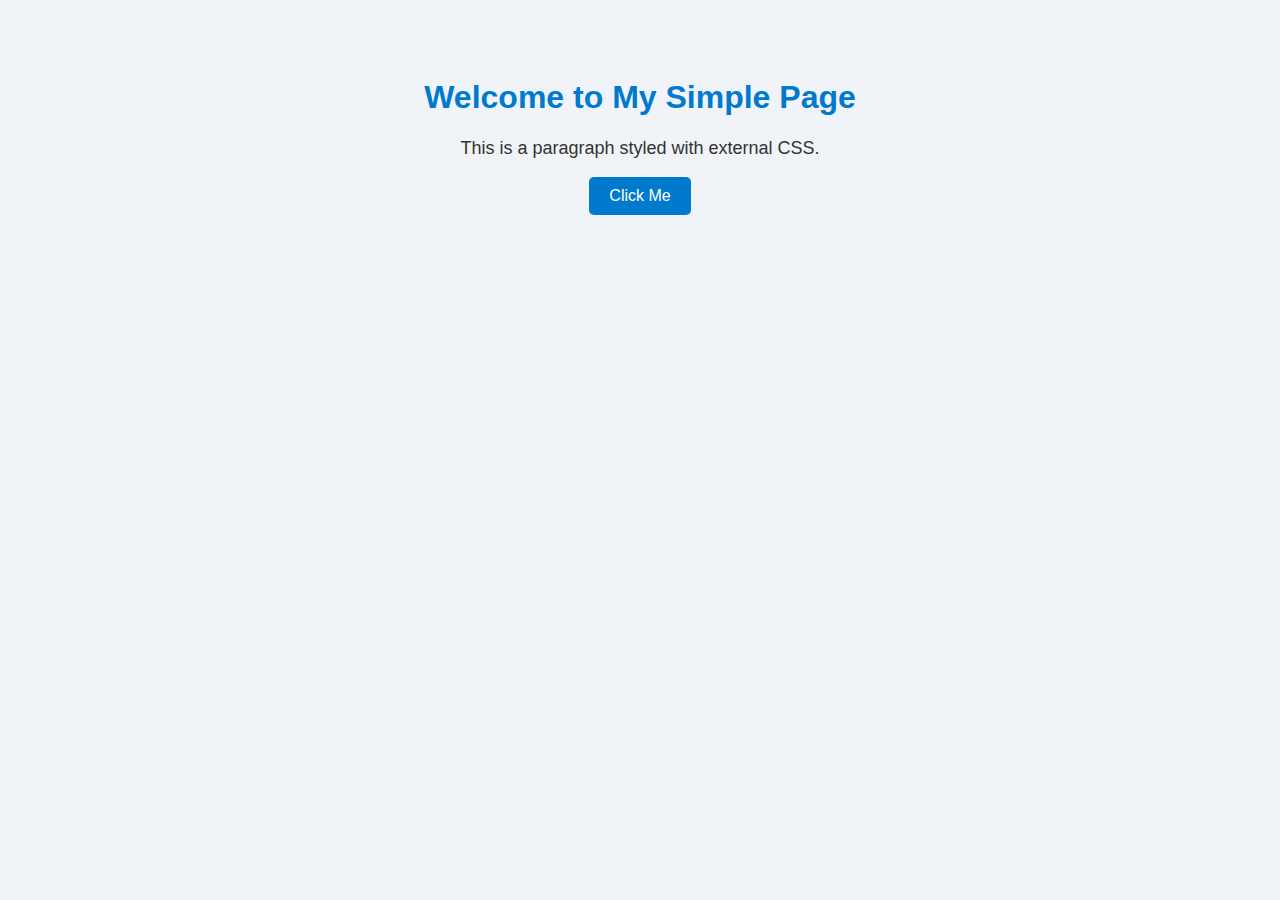
<file: index.html>
<!DOCTYPE html>
<html lang="en">
<head>
    <meta charset="UTF-8">
    <meta name="viewport" content="width=device-width, initial-scale=1.0">
    <title>Simple Page</title>
    <link rel="stylesheet" href="style.css">
</head>
<body>
    <h1>Welcome to My Simple Page</h1>
    <p>This is a paragraph styled with external CSS.</p>
    <button>Click Me</button>
</body>
</html>
</file>
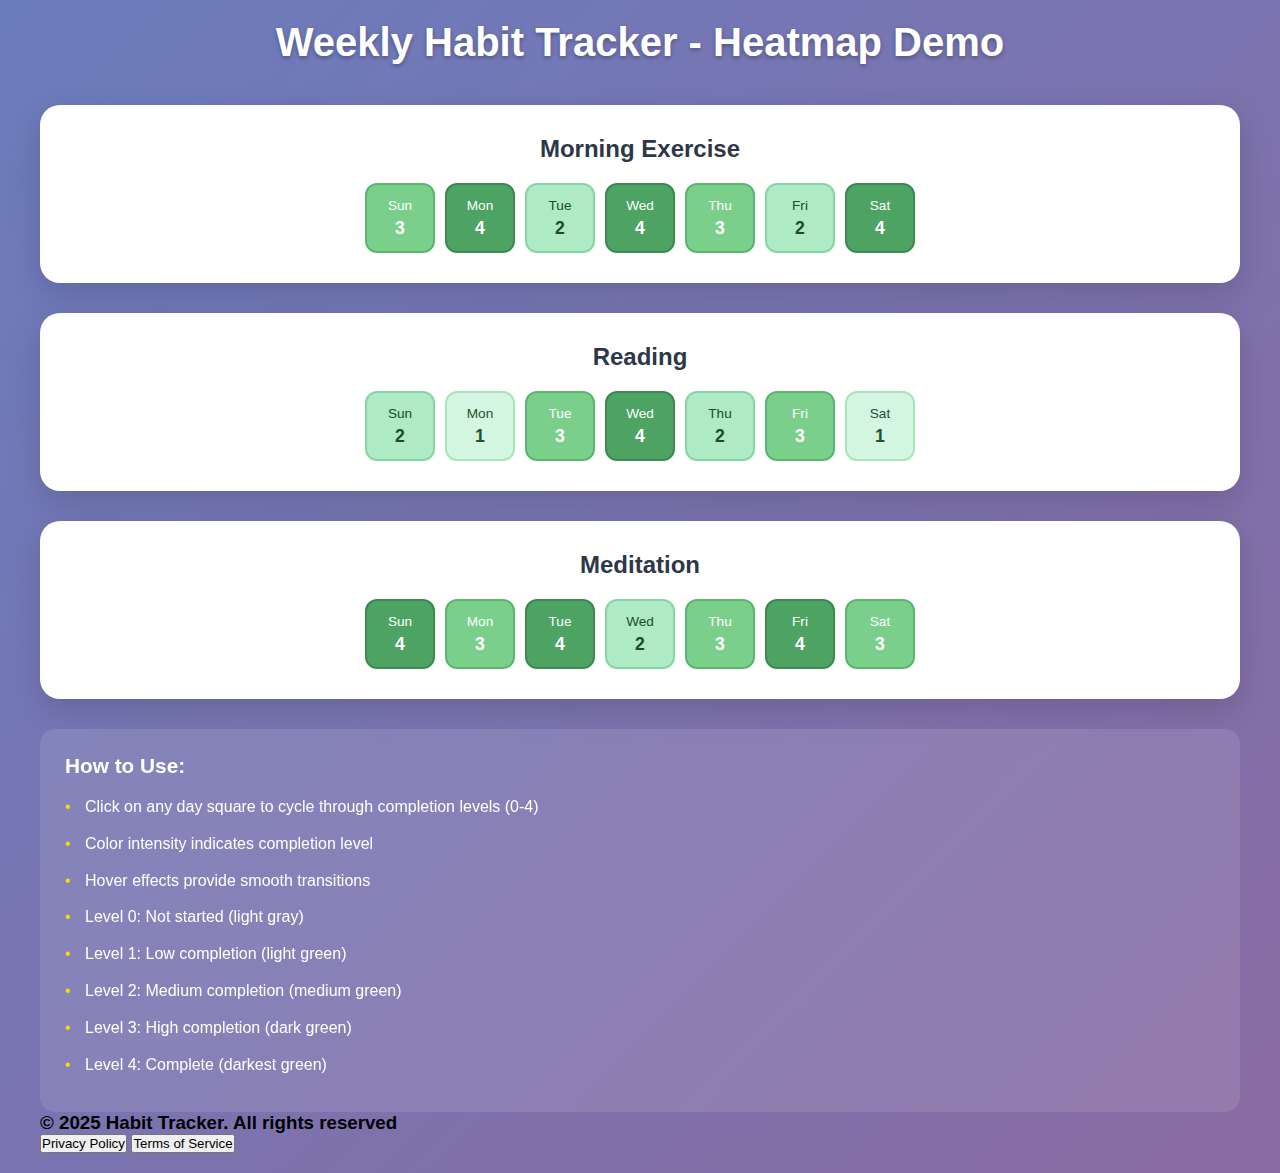
<file: heatmap-demo.html>
<!DOCTYPE html>
<html lang="en">

<head>
<meta charset="UTF-8">
<meta name="viewport" content="width=device-width, initial-scale=1.0">
<title>Weekly Habit Tracker - Heatmap Demo</title>
<style>
    * {
        margin: 0;
        padding: 0;
        box-sizing: border-box;
    }

    body {
        font-family: -apple-system, BlinkMacSystemFont, 'Segoe UI', 'Roboto', sans-serif;
        background: linear-gradient(135deg, #6b7cbd 0%, #8a6ba2 100%);
        min-height: 100vh;
        padding: 20px;
        transition: background-color 0.3s ease, color 0.3s ease;
    }

    .container {
        max-width: 1200px;
        margin: 0 auto;
    }


    h1 {
        text-align: center;
        color: white;
        margin-bottom: 40px;
        font-size: 2.5rem;
        text-shadow: 0 2px 4px rgba(0,0,0,0.3);
    }

    .habit-tracker {
        background: white;
        border-radius: 20px;
        padding: 30px;
        box-shadow: 0 10px 30px rgba(0,0,0,0.15);
        margin-bottom: 30px;
        transition: background-color 0.3s ease, box-shadow 0.3s ease;
    }


    .habit-title {
        font-size: 1.5rem;
        font-weight: 600;
        color: #2d3748;
        margin-bottom: 20px;
        text-align: center;
    }

    .heatmap-container {
        display: flex;
        gap: 10px;
        justify-content: center;
        align-items: center;
        flex-wrap: wrap;
    }

    .heatmap-day {
        display: flex;
        flex-direction: column;
        align-items: center;
        justify-content: center;
        width: 70px;
        height: 70px;
        border-radius: 12px;
        cursor: pointer;
        transition: background-color 0.3s ease, color 0.3s ease, transform 0.3s ease;
        position: relative;
        border: 2px solid transparent;
        user-select: none;
    }
    .heatmap-day:hover {
        transform: translateY(-3px);
        box-shadow: 0 6px 12px rgba(0,0,0,0.2);
    }


    .heatmap-day:active {
        transform: translateY(0);
    }

    .day-label {
        font-size: 0.85rem;
        font-weight: 500;
        margin-bottom: 5px;
    }

    .intensity-indicator {
        font-size: 1.1rem;
        font-weight: bold;
    }

    /* Softer Intensity Color Classes */
    .intensity-0 {
        background-color: #f5f7fa;
        color: #9ca3af;
        border-color: #e5e7eb;
    }

    .intensity-1 {
        background-color: #d4f5df;
        color: #1f5130;
        border-color: #a7e5ba;
    }

    .intensity-2 {
        background-color: #aeeac4;
        color: #1c4a2c;
        border-color: #86d69f;
    }

    .intensity-3 {
        background-color: #7ad08b;
        color: white;
        border-color: #5bb672;
    }

    .intensity-4 {
        background-color: #4da462;
        color: white;
        border-color: #3d8a51;
    }

    .instructions {
        background: rgba(255,255,255,0.1);
        backdrop-filter: blur(10px);
        border-radius: 15px;
        padding: 25px;
        color: white;
        margin-top: 30px;
    }


    .instructions h3 {
        margin-bottom: 15px;
        font-size: 1.3rem;
    }

    .instructions ul {
        list-style: none;
        line-height: 1.8;
    }

    .instructions li {
        margin-bottom: 8px;
        padding-left: 20px;
        position: relative;
    }

    .instructions li:before {
        content: "•";
        position: absolute;
        left: 0;
        color: #ffd700;
    }

    /* Responsive */
    @media (max-width: 768px) {
        .heatmap-day {
            width: 60px;
            height: 60px;

        .footer {
            background: rgba(255, 255, 255, 0.1);
            backdrop-filter: blur(10px);
            border-radius: 12px;
            padding: 20px;
            margin-top: 40px;
            text-align: center;
            color: white;
            border: 1px solid rgba(255, 255, 255, 0.1);
        }

        .footer h3 {
            font-size: 1rem;
            margin-bottom: 12px;
            color: rgba(255, 255, 255, 0.8);
        }

        .footer-elements {
            display: flex;
            justify-content: center;
            gap: 20px;
            flex-wrap: wrap;
        }

        .footer-elements a button {
            background: transparent;
            color: white;
            border: 1px solid rgba(255, 255, 255, 0.3);
            padding: 8px 16px;
            border-radius: 8px;
            cursor: pointer;
            font-family: inherit;
            font-size: 0.9rem;
            transition: all 0.3s ease;
        }

        .footer-elements a button:hover {
            background: rgba(255, 255, 255, 0.1);
            border-color: rgba(255, 255, 255, 0.5);
            transform: translateY(-2px);
        }

        .footer-elements a button:active {
            transform: translateY(0);
 main
        }
        .day-label {
            font-size: 0.75rem;
        }
    }
    @media (max-width: 480px) {
        .heatmap-day {
            width: 55px;
            height: 55px;
        }
        .day-label {
            font-size: 0.7rem;


        @media (max-width: 480px) {
            .heatmap-day {
                width: 55px;
                height: 55px;
            }

            .day-label {
                font-size: 0.7rem;
            }

            .footer-elements {
                gap: 12px;
            }

            .footer-elements a button {
                padding: 6px 12px;
                font-size: 0.8rem;
            }
        }

        @media (max-width: 768px) {
            .heatmap-day {
                width: 60px;
                height: 60px;
            }

            .day-label {
                font-size: 0.75rem;
            }
 main
        }
    }

    /* Dark Mode Support */
    .dark body {
        background: linear-gradient(135deg, #1a1a1a 0%, #2c2c2c 100%);
        color: #eee;
    }

    .dark .habit-tracker {
        background: #1f1f1f;
        box-shadow: 0 10px 30px rgba(0,0,0,0.3);
    }

    .dark .habit-title {
        color: #f0f0f0;
    }
</style>
</head>

<body>
    <div class="container">
        <h1>Weekly Habit Tracker - Heatmap Demo</h1>

        <div class="habit-tracker">
            <h2 class="habit-title">Morning Exercise</h2>
            <div class="heatmap-container" id="exercise-tracker"></div>
        </div>

        <div class="habit-tracker">
            <h2 class="habit-title">Reading</h2>
            <div class="heatmap-container" id="reading-tracker"></div>
        </div>

        <div class="habit-tracker">
            <h2 class="habit-title">Meditation</h2>
            <div class="heatmap-container" id="meditation-tracker"></div>
        </div>

        <div class="instructions">
            <h3>How to Use:</h3>
            <ul>
                <li>Click on any day square to cycle through completion levels (0-4)</li>
                <li>Color intensity indicates completion level</li>
                <li>Hover effects provide smooth transitions</li>
                <li>Level 0: Not started (light gray)</li>
                <li>Level 1: Low completion (light green)</li>
                <li>Level 2: Medium completion (medium green)</li>
                <li>Level 3: High completion (dark green)</li>
                <li>Level 4: Complete (darkest green)</li>
            </ul>
        </div>
        <footer>
            <div class="footer">
                <h3>&copy; 2025 Habit Tracker. All rights reserved</h3>
                <div class="footer-elements">
                    <a href="./src/privacy.html" target="_blank"><button>Privacy Policy</button></a>
                    <a href="./src/terms.html" target="_blank"><button>Terms of Service</button></a>
                </div>
            </div>
        </footer>
    </div>

    <script>
        const days = ['Sun', 'Mon', 'Tue', 'Wed', 'Thu', 'Fri', 'Sat'];

        function createHeatmap(containerId, initialData = null) {
            const container = document.getElementById(containerId);
            const intensities = initialData || days.reduce((acc, day) => ({ ...acc, [day]: 0 }), {});

            function render() {
                container.innerHTML = '';
                days.forEach(day => {
                    const dayElement = document.createElement('div');
                    dayElement.className = `heatmap-day intensity-${intensities[day]}`;
                    dayElement.innerHTML = `
                        <div class="day-label">${day}</div>
                        <div class="intensity-indicator">${intensities[day]}</div>
                    `;

                    dayElement.addEventListener('click', () => {
                        intensities[day] = (intensities[day] + 1) % 5;
                        render();
                    });

                    container.appendChild(dayElement);
                });
            }

            render();
            return intensities;
        }
        
        createHeatmap('exercise-tracker', { Sun: 3, Mon: 4, Tue: 2, Wed: 4, Thu: 3, Fri: 2, Sat: 4 });
        createHeatmap('reading-tracker', { Sun: 2, Mon: 1, Tue: 3, Wed: 4, Thu: 2, Fri: 3, Sat: 1 });
        createHeatmap('meditation-tracker', { Sun: 4, Mon: 3, Tue: 4, Wed: 2, Thu: 3, Fri: 4, Sat: 3 });

    </script>
</body>

</html>
</file>
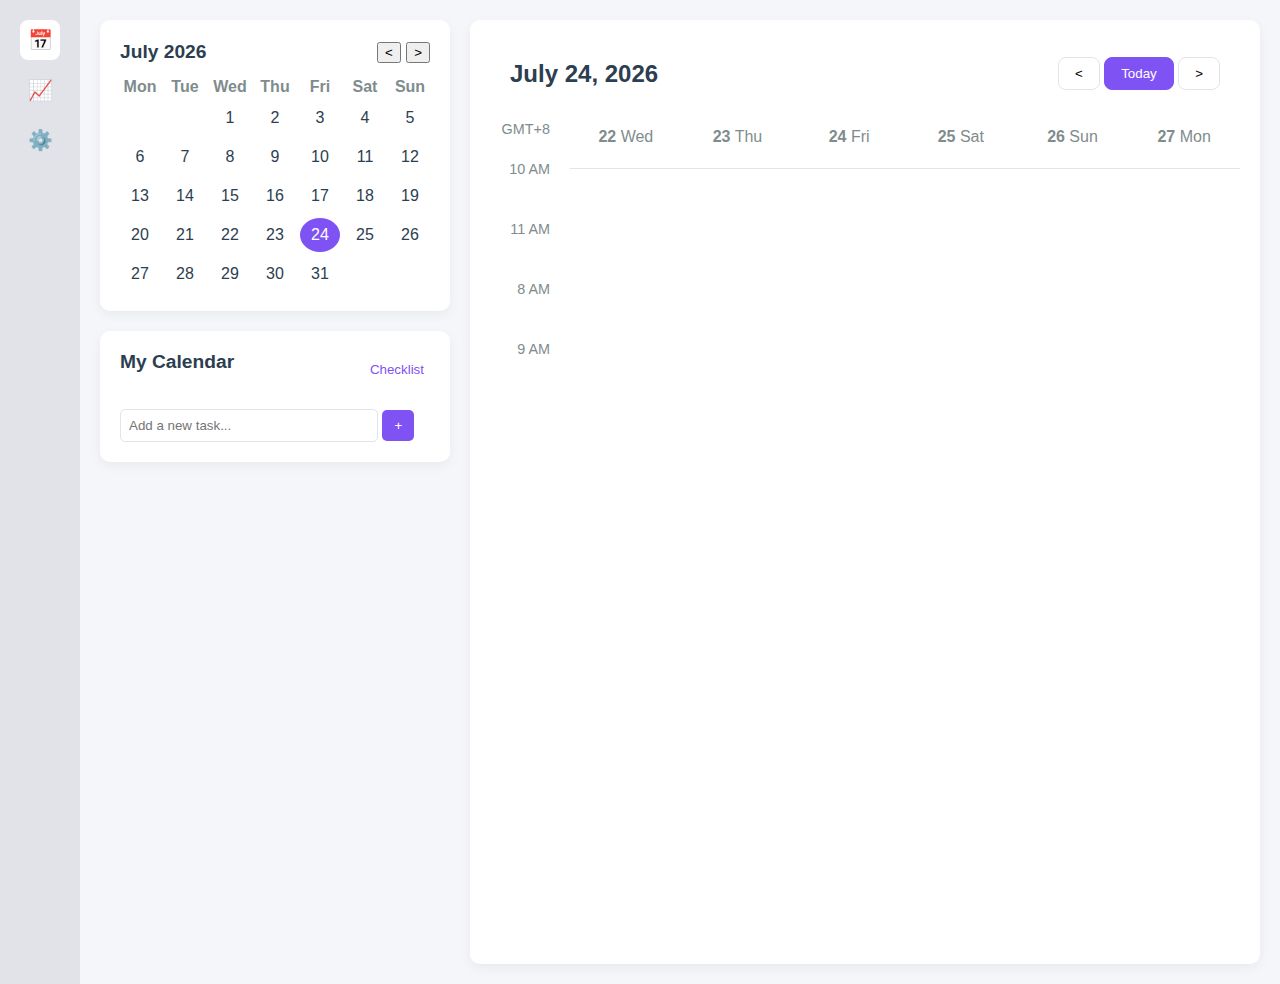
<file: todolist.html>
<!DOCTYPE html>
<html lang="en">
<head>
    <meta charset="UTF-8">
    <meta name="viewport" content="width=device-width, initial-scale=1.0">
    <title>My Habits Tracker</title>
    <style>
        :root {
            --primary-bg: #f5f6fa;
            --secondary-bg: #ffffff;
            --sidebar-bg: #e2e3e9;
            --primary-text: #2c3e50;
            --secondary-text: #7f8c8d;
            --accent-color: #7f52f3;
            --border-color: #dfe6e9;
        }

        body {
            font-family: -apple-system, BlinkMacSystemFont, "Segoe UI", Roboto, "Helvetica Neue", Arial, sans-serif;
            margin: 0;
            padding: 0;
            background-color: var(--primary-bg);
            color: var(--primary-text);
        }
        
        .main-grid {
            display: grid;
            grid-template-columns: 80px 1fr;
            min-height: 100vh;
        }

        .sidebar {
            background-color: var(--sidebar-bg);
            padding: 20px 0;
            display: flex;
            flex-direction: column;
            align-items: center;
        }

        .sidebar .logo {
            font-size: 24px;
            font-weight: bold;
            color: var(--accent-color);
            margin-bottom: 40px;
        }

        .sidebar .icon-button {
            width: 40px;
            height: 40px;
            background-color: transparent;
            border: none;
            color: var(--secondary-text);
            font-size: 20px;
            cursor: pointer;
            margin-bottom: 10px;
            border-radius: 8px;
        }

        .sidebar .icon-button:hover {
            background-color: var(--border-color);
        }

        .sidebar .icon-button.active {
            background-color: var(--secondary-bg);
            color: var(--accent-color);
        }
        
        .content {
            display: grid;
            grid-template-columns: 350px 1fr;
            gap: 20px;
            padding: 20px;
        }

        .left-panel {
            display: flex;
            flex-direction: column;
            gap: 20px;
        }

        .right-panel {
            background-color: var(--secondary-bg);
            border-radius: 10px;
            box-shadow: 0 4px 12px rgba(0, 0, 0, 0.05);
            padding: 20px;
        }

        .card {
            background-color: var(--secondary-bg);
            border-radius: 10px;
            box-shadow: 0 4px 12px rgba(0, 0, 0, 0.05);
            padding: 20px;
        }

        .card h2 {
            margin-top: 0;
            font-size: 1.2em;
        }
        
        .calendar-header {
            display: flex;
            justify-content: space-between;
            align-items: center;
            margin-bottom: 15px;
        }

        .calendar-grid {
            display: grid;
            grid-template-columns: repeat(7, 1fr);
            text-align: center;
            gap: 5px;
        }

        .calendar-grid .day-label {
            font-weight: bold;
            color: var(--secondary-text);
        }

        .calendar-grid .day {
            padding: 8px;
            border-radius: 50%;
            cursor: pointer;
        }

        .calendar-grid .day.active {
            background-color: var(--accent-color);
            color: white;
        }
        
        .list-header {
            display: flex;
            justify-content: space-between;
            align-items: center;
            margin-bottom: 10px;
        }
        
        .list-item {
            display: flex;
            align-items: center;
            padding: 10px 0;
            border-bottom: 1px solid var(--border-color);
            cursor: pointer;
        }
        
        .list-item:last-child {
            border-bottom: none;
        }
        
        .list-item input[type="checkbox"] {
            margin-right: 10px;
        }

        .list-item .task-text.completed {
            text-decoration: line-through;
            color: var(--secondary-text);
        }

        .schedule-header {
            display: flex;
            justify-content: space-between;
            align-items: center;
            padding: 0 20px;
        }

        .schedule-nav button {
            padding: 8px 16px;
            border-radius: 8px;
            border: 1px solid var(--border-color);
            background-color: var(--secondary-bg);
            cursor: pointer;
        }

        .schedule-nav button.today-btn {
            background-color: var(--accent-color);
            color: white;
            border-color: var(--accent-color);
        }

        .schedule-container {
            display: grid;
            grid-template-columns: 80px 1fr;
            margin-top: 20px;
            height: calc(100% - 60px);
        }

        .schedule-timeline {
            text-align: right;
            padding-right: 10px;
            color: var(--secondary-text);
            font-size: 0.9em;
            display: grid;
            grid-template-rows: 40px repeat(12, 60px);
        }

        .schedule-timeline > div {
            position: relative;
        }

        .schedule-timeline > div > span {
            position: absolute;
            top: -0.5em;
            right: 10px;
        }

        .schedule-grid-container {
            display: grid;
            grid-template-rows: 40px 1fr;
        }

        .schedule-days {
            display: grid;
            grid-template-columns: repeat(6, 1fr);
            text-align: center;
            color: var(--secondary-text);
        }

        .schedule-grid {
            display: grid;
            grid-template-columns: repeat(6, 1fr);
            grid-template-rows: repeat(12, 60px);
            gap: 5px;
            border-top: 1px solid var(--border-color);
        }

        .event {
            background-color: #e9e7ff;
            border-radius: 8px;
            padding: 10px;
            font-size: 0.9em;
            border-left: 4px solid var(--accent-color);
        }

        .event.green {
            background-color: #e8f9e9;
            border-left-color: #4caf50;
        }

        .event-title {
            font-weight: bold;
        }

        .event-time {
            font-size: 0.8em;
            color: var(--secondary-text);
        }

        .event-participants {
            display: flex;
            margin-top: 5px;
        }

        .event-participants img {
            width: 24px;
            height: 24px;
            border-radius: 50%;
            border: 2px solid white;
            margin-left: -8px;
        }

        .event-participants .more {
            width: 24px;
            height: 24px;
            border-radius: 50%;
            background-color: #e0e0e0;
            color: var(--primary-text);
            display: flex;
            align-items: center;
            justify-content: center;
            font-size: 0.7em;
            margin-left: -8px;
        }

    </style>
</head>
<body>

    <div class="main-grid">
        <aside class="sidebar">
            <button class="icon-button active">📅</button>
            <button class="icon-button">📈</button>
            <button class="icon-button">⚙️</button>
        </aside>

        <main class="content">
            <div class="left-panel">
                <div class="card">
                    <h2 class="calendar-header">
                        <span id="month-year">January 2024</span>
                        <span><button id="prev-month">&lt;</button> <button id="next-month">&gt;</button></span>
                    </h2>
                    <div class="calendar-grid" id="calendar-grid">
                        <span class="day-label">Mon</span>
                        <span class="day-label">Tue</span>
                        <span class="day-label">Wed</span>
                        <span class="day-label">Thu</span>
                        <span class="day-label">Fri</span>
                        <span class="day-label">Sat</span>
                        <span class="day-label">Sun</span>
                    </div>
                </div>

                <div class="card">
                    <div class="list-header">
                        <h2>My Calendar</h2>
                        <button style="background: none; border: none; color: var(--accent-color);">Checklist</button>
                    </div>
                    <div id="todo-list-container">
                        </div>
                    <div class="input-container" style="margin-top: 20px;">
                        <input type="text" id="task-input" placeholder="Add a new task..." style="width: calc(100% - 70px); padding: 8px; border-radius: 5px; border: 1px solid var(--border-color);">
                        <button id="add-btn" style="padding: 8px 12px; background-color: var(--accent-color); color: white; border: none; border-radius: 5px; cursor: pointer;">+</button>
                    </div>
                </div>
            </div>

            <div class="right-panel">
                <div class="schedule-header">
                    <h2 id="schedule-date">January 05 - 2024</h2>
                    <div class="schedule-nav">
                        <button>&lt;</button>
                        <button class="today-btn">Today</button>
                        <button>&gt;</button>
                    </div>
                </div>
                <div class="schedule-container">
                    <div class="schedule-timeline">
                        <div><span>GMT+8</span></div>
                        <div><span>10 AM</span></div>
                        <div><span>11 AM</span></div>
                        <div><span>8 AM</span></div>
                        <div><span>9 AM</span></div>
                    </div>
                    <div class="schedule-grid-container">
                        <div class="schedule-days" id="schedule-days">
                        </div>
                        <div class="schedule-grid" id="schedule-grid">
                        </div>
                    </div>
                </div>
            </div>
        </main>
    </div>

    <script>
        document.addEventListener('DOMContentLoaded', () => {
            const monthYearEl = document.getElementById('month-year');
            const calendarGrid = document.getElementById('calendar-grid');
            const prevMonthBtn = document.getElementById('prev-month');
            const nextMonthBtn = document.getElementById('next-month');
            const scheduleDateEl = document.getElementById('schedule-date');
            const scheduleDaysEl = document.getElementById('schedule-days');
            const scheduleGridEl = document.getElementById('schedule-grid');

            const taskInput = document.getElementById('task-input');
            const addBtn = document.getElementById('add-btn');
            const todoListContainer = document.getElementById('todo-list-container');

            let currentDate = new Date();
            let selectedDate = new Date();

            const sampleEvents = {
                '2024-01-03': [{ title: 'Morning Run', start: 10, end: 11, type: 'green' }],
                '2024-01-05': [
                    { title: 'Yoga Exerci...', start: 10, end: 11, type: 'purple' },
                    { title: 'Run Exercise', start: 10, end: 11, type: 'green' },
                ],
            };

            const renderCalendar = () => {
                calendarGrid.innerHTML = `
                    <span class="day-label">Mon</span><span class="day-label">Tue</span><span class="day-label">Wed</span>
                    <span class="day-label">Thu</span><span class="day-label">Fri</span><span class="day-label">Sat</span><span class="day-label">Sun</span>
                `;
                monthYearEl.textContent = currentDate.toLocaleDateString('en-US', { month: 'long', year: 'numeric' });
                
                const year = currentDate.getFullYear();
                const month = currentDate.getMonth();

                const firstDay = new Date(year, month, 1);
                const lastDay = new Date(year, month + 1, 0);

                let dayOfWeek = firstDay.getDay();
                if (dayOfWeek === 0) dayOfWeek = 7; 

                for (let i = 1; i < dayOfWeek; i++) {
                    calendarGrid.insertAdjacentHTML('beforeend', '<span></span>');
                }

                for (let day = 1; day <= lastDay.getDate(); day++) {
                    const dayEl = document.createElement('span');
                    dayEl.className = 'day';
                    dayEl.textContent = day;
                    if (day === selectedDate.getDate() && month === selectedDate.getMonth() && year === selectedDate.getFullYear()) {
                        dayEl.classList.add('active');
                    }
                    dayEl.addEventListener('click', () => {
                        selectedDate = new Date(year, month, day);
                        renderAll();
                    });
                    calendarGrid.appendChild(dayEl);
                }
            };

            const renderSchedule = () => {
                scheduleDateEl.textContent = selectedDate.toLocaleDateString('en-US', { month: 'long', day: 'numeric', year: 'numeric' });
                
                scheduleDaysEl.innerHTML = '';
                scheduleGridEl.innerHTML = '';

                let tempDate = new Date(selectedDate);
                tempDate.setDate(tempDate.getDate() - 2);

                for(let i=0; i<6; i++){
                    const dayStr = tempDate.toLocaleDateString('en-US', {  weekday: 'short' });
                    const dateStr = tempDate.getDate().toString().padStart(2, '0');
                    scheduleDaysEl.insertAdjacentHTML('beforeend', `<div><strong>${dateStr}</strong> ${dayStr}</div>`);
                    
                    const dateKey = tempDate.toISOString().split('T')[0];
                    if(sampleEvents[dateKey]){
                        sampleEvents[dateKey].forEach((event, index) => {
                            const eventEl = `
                                <div class="event ${event.type}" style="grid-column: ${i+1}; grid-row: ${event.start - 7} / span ${event.end - event.start};">
                                    <div class="event-title">${event.title}</div>
                                    <div class="event-time">${event.start} AM - ${event.end} AM</div>
                                </div>`;
                            scheduleGridEl.insertAdjacentHTML('beforeend', eventEl);
                        });
                    }
                    tempDate.setDate(tempDate.getDate() + 1);
                }
            };

            const getTasksKey = () => `habits-tasks-${selectedDate.toISOString().split('T')[0]}`;

            const renderTasks = () => {
                const tasksKey = getTasksKey();
                let tasks = JSON.parse(localStorage.getItem(tasksKey)) || [];
                todoListContainer.innerHTML = '';
                tasks.forEach((task, index) => {
                    const item = document.createElement('div');
                    item.className = 'list-item';
                    item.innerHTML = `
                        <input type="checkbox" ${task.completed ? 'checked' : ''} data-index="${index}">
                        <span class="task-text ${task.completed ? 'completed' : ''}">${task.text}</span>
                    `;
                    todoListContainer.appendChild(item);
                });
            };

            const saveTasks = (tasks) => {
                localStorage.setItem(getTasksKey(), JSON.stringify(tasks));
            };

            addBtn.addEventListener('click', () => {
                const taskText = taskInput.value.trim();
                if (taskText) {
                    const tasksKey = getTasksKey();
                    let tasks = JSON.parse(localStorage.getItem(tasksKey)) || [];
                    tasks.push({ text: taskText, completed: false });
                    taskInput.value = '';
                    saveTasks(tasks);
                    renderTasks();
                }
            });

            todoListContainer.addEventListener('click', (e) => {
                if (e.target.type === 'checkbox') {
                    const index = e.target.dataset.index;
                    const tasksKey = getTasksKey();
                    let tasks = JSON.parse(localStorage.getItem(tasksKey)) || [];
                    tasks[index].completed = e.target.checked;
                    saveTasks(tasks);
                    renderTasks();
                }
            });

            prevMonthBtn.addEventListener('click', () => {
                currentDate.setMonth(currentDate.getMonth() - 1);
                renderCalendar();
            });

            nextMonthBtn.addEventListener('click', () => {
                currentDate.setMonth(currentDate.getMonth() + 1);
                renderCalendar();
            });

            function renderAll() {
                renderCalendar();
                renderSchedule();
                renderTasks();
            }

            renderAll();
        });
    </script>
</body>
</html>
</file>
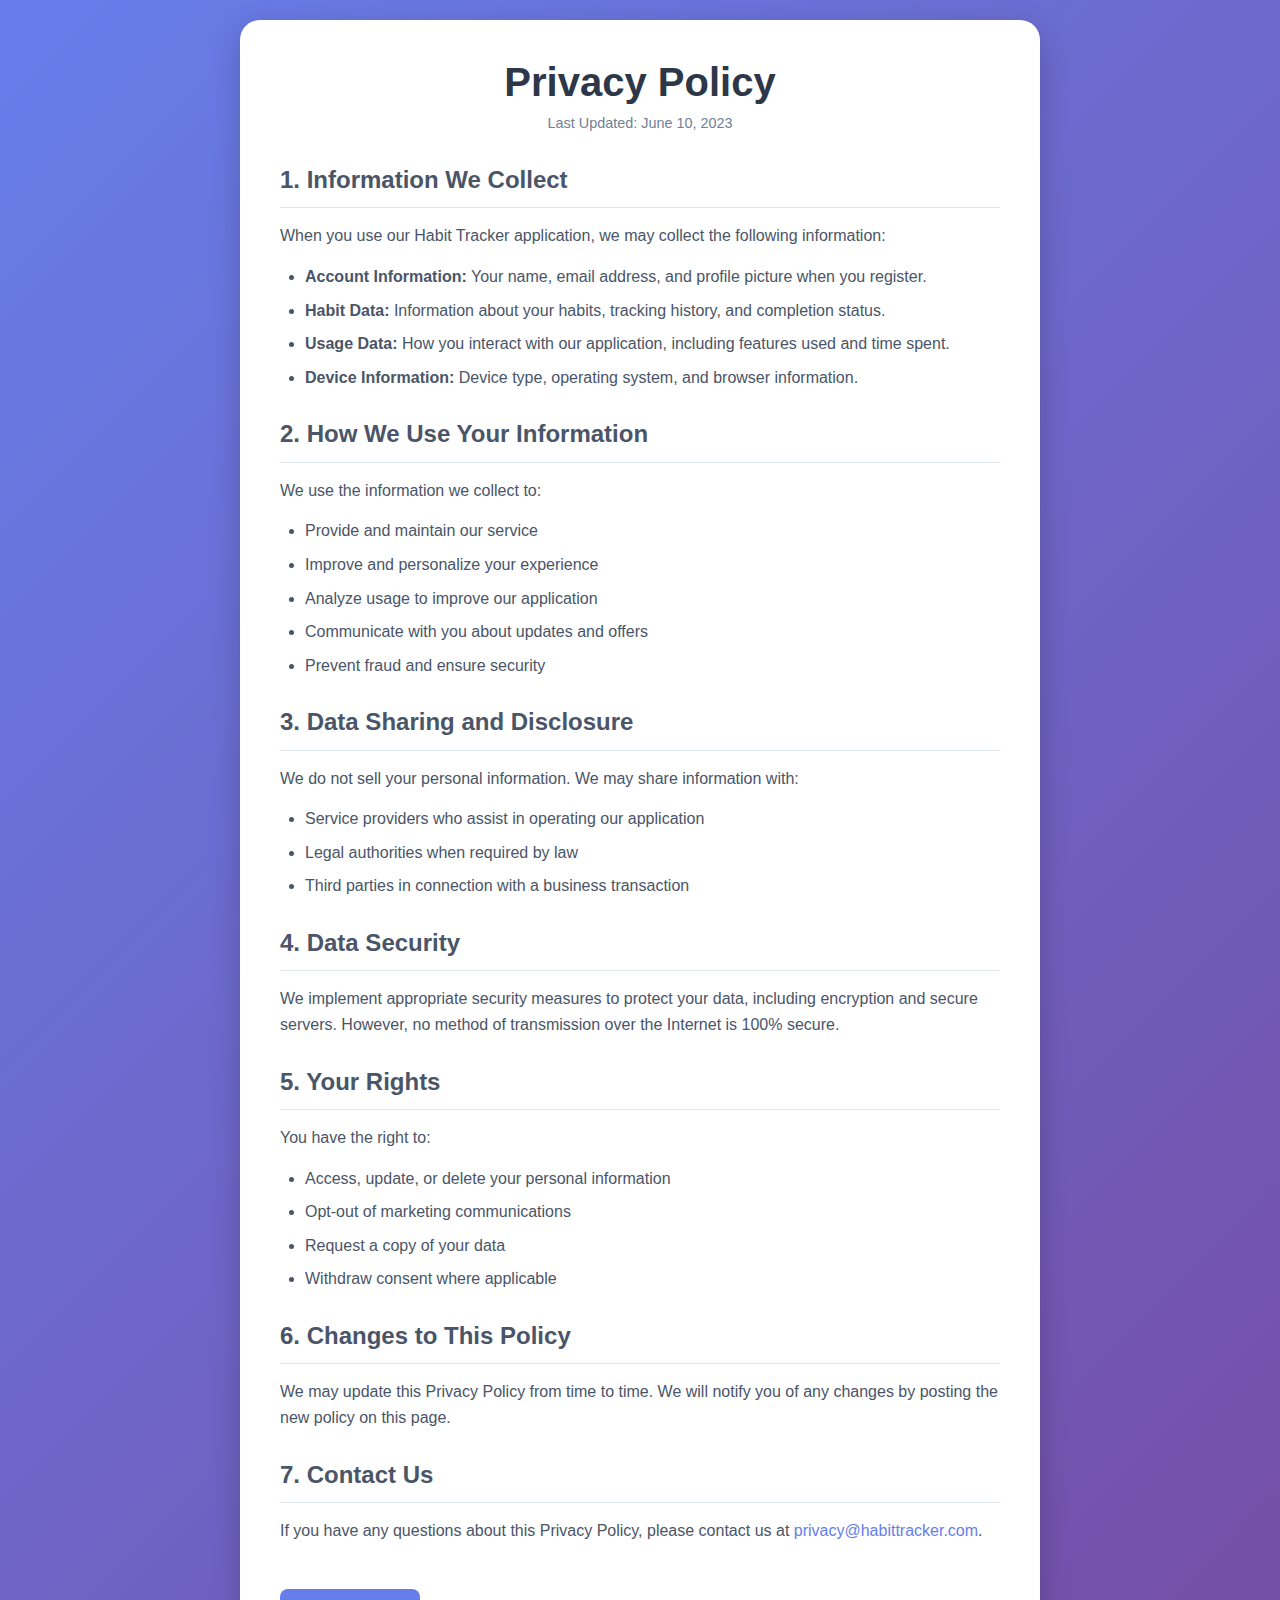
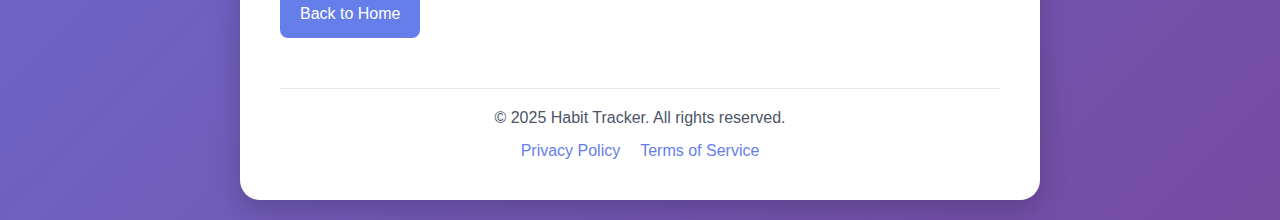
<file: src/privacy.html>
<!DOCTYPE html>
<html lang="en">
<head>
    <meta charset="UTF-8">
    <meta name="viewport" content="width=device-width, initial-scale=1.0">
    <title>Privacy Policy - Habit Tracker</title>
    <style>
        * {
            margin: 0;
            padding: 0;
            box-sizing: border-box;
        }

        body {
            font-family: -apple-system, BlinkMacSystemFont, 'Segoe UI', 'Roboto', sans-serif;
            background: linear-gradient(135deg, #667eea 0%, #764ba2 100%);
            min-height: 100vh;
            padding: 20px;
            color: #2d3748;
        }

        .container {
            max-width: 800px;
            margin: 0 auto;
            background: white;
            border-radius: 20px;
            padding: 40px;
            box-shadow: 0 10px 30px rgba(0,0,0,0.2);
        }

        .header {
            text-align: center;
            margin-bottom: 30px;
        }

        h1 {
            color: #2d3748;
            margin-bottom: 10px;
            font-size: 2.5rem;
        }

        .last-updated {
            color: #718096;
            font-size: 0.9rem;
            margin-bottom: 20px;
        }

        .content {
            line-height: 1.6;
        }

        h2 {
            color: #4a5568;
            margin: 25px 0 15px;
            font-size: 1.5rem;
            border-bottom: 1px solid #e2e8f0;
            padding-bottom: 8px;
        }

        p, li {
            margin-bottom: 15px;
            color: #4a5568;
        }

        ul {
            padding-left: 25px;
            margin-bottom: 20px;
        }

        li {
            margin-bottom: 8px;
        }

        a {
            color: #667eea;
            text-decoration: none;
            font-weight: 500;
        }

        a:hover {
            text-decoration: underline;
        }

        .home-button {
            display: inline-block;
            background: #667eea;
            color: white;
            padding: 12px 20px;
            border-radius: 8px;
            margin-top: 30px;
            font-weight: 500;
            transition: all 0.3s ease;
            border: none;
            cursor: pointer;
        }

        .home-button:hover {
            background: #5a67d8;
            transform: translateY(-2px);
            box-shadow: 0 4px 8px rgba(0,0,0,0.1);
            text-decoration: none;
        }

        .footer {
            text-align: center;
            margin-top: 50px;
            padding-top: 20px;
            border-top: 1px solid #e2e8f0;
            color: #718096;
        }

        .footer-links {
            display: flex;
            justify-content: center;
            gap: 20px;
            margin-top: 15px;
        }

        @media (max-width: 768px) {
            .container {
                padding: 25px;
            }
            
            h1 {
                font-size: 2rem;
            }
        }
    </style>
</head>
<body>
    <div class="container">
        <div class="header">
            <h1>Privacy Policy</h1>
            <p class="last-updated">Last Updated: June 10, 2023</p>
        </div>

        <div class="content">
            <section>
                <h2>1. Information We Collect</h2>
                <p>When you use our Habit Tracker application, we may collect the following information:</p>
                <ul>
                    <li><strong>Account Information:</strong> Your name, email address, and profile picture when you register.</li>
                    <li><strong>Habit Data:</strong> Information about your habits, tracking history, and completion status.</li>
                    <li><strong>Usage Data:</strong> How you interact with our application, including features used and time spent.</li>
                    <li><strong>Device Information:</strong> Device type, operating system, and browser information.</li>
                </ul>
            </section>

            <section>
                <h2>2. How We Use Your Information</h2>
                <p>We use the information we collect to:</p>
                <ul>
                    <li>Provide and maintain our service</li>
                    <li>Improve and personalize your experience</li>
                    <li>Analyze usage to improve our application</li>
                    <li>Communicate with you about updates and offers</li>
                    <li>Prevent fraud and ensure security</li>
                </ul>
            </section>

            <section>
                <h2>3. Data Sharing and Disclosure</h2>
                <p>We do not sell your personal information. We may share information with:</p>
                <ul>
                    <li>Service providers who assist in operating our application</li>
                    <li>Legal authorities when required by law</li>
                    <li>Third parties in connection with a business transaction</li>
                </ul>
            </section>

            <section>
                <h2>4. Data Security</h2>
                <p>We implement appropriate security measures to protect your data, including encryption and secure servers. However, no method of transmission over the Internet is 100% secure.</p>
            </section>

            <section>
                <h2>5. Your Rights</h2>
                <p>You have the right to:</p>
                <ul>
                    <li>Access, update, or delete your personal information</li>
                    <li>Opt-out of marketing communications</li>
                    <li>Request a copy of your data</li>
                    <li>Withdraw consent where applicable</li>
                </ul>
            </section>

            <section>
                <h2>6. Changes to This Policy</h2>
                <p>We may update this Privacy Policy from time to time. We will notify you of any changes by posting the new policy on this page.</p>
            </section>

            <section>
                <h2>7. Contact Us</h2>
                <p>If you have any questions about this Privacy Policy, please contact us at <a href="mailto:privacy@habittracker.com">privacy@habittracker.com</a>.</p>
            </section>

            <a href="../heatmap-demo.html" class="home-button">Back to Home</a>
        </div>

        <div class="footer">
            <p>&copy; 2025 Habit Tracker. All rights reserved.</p>
            <div class="footer-links">
                <a href="privacy.html">Privacy Policy</a>
                <a href="terms.html">Terms of Service</a>
            </div>
        </div>
    </div>
</body>
</html>
</file>
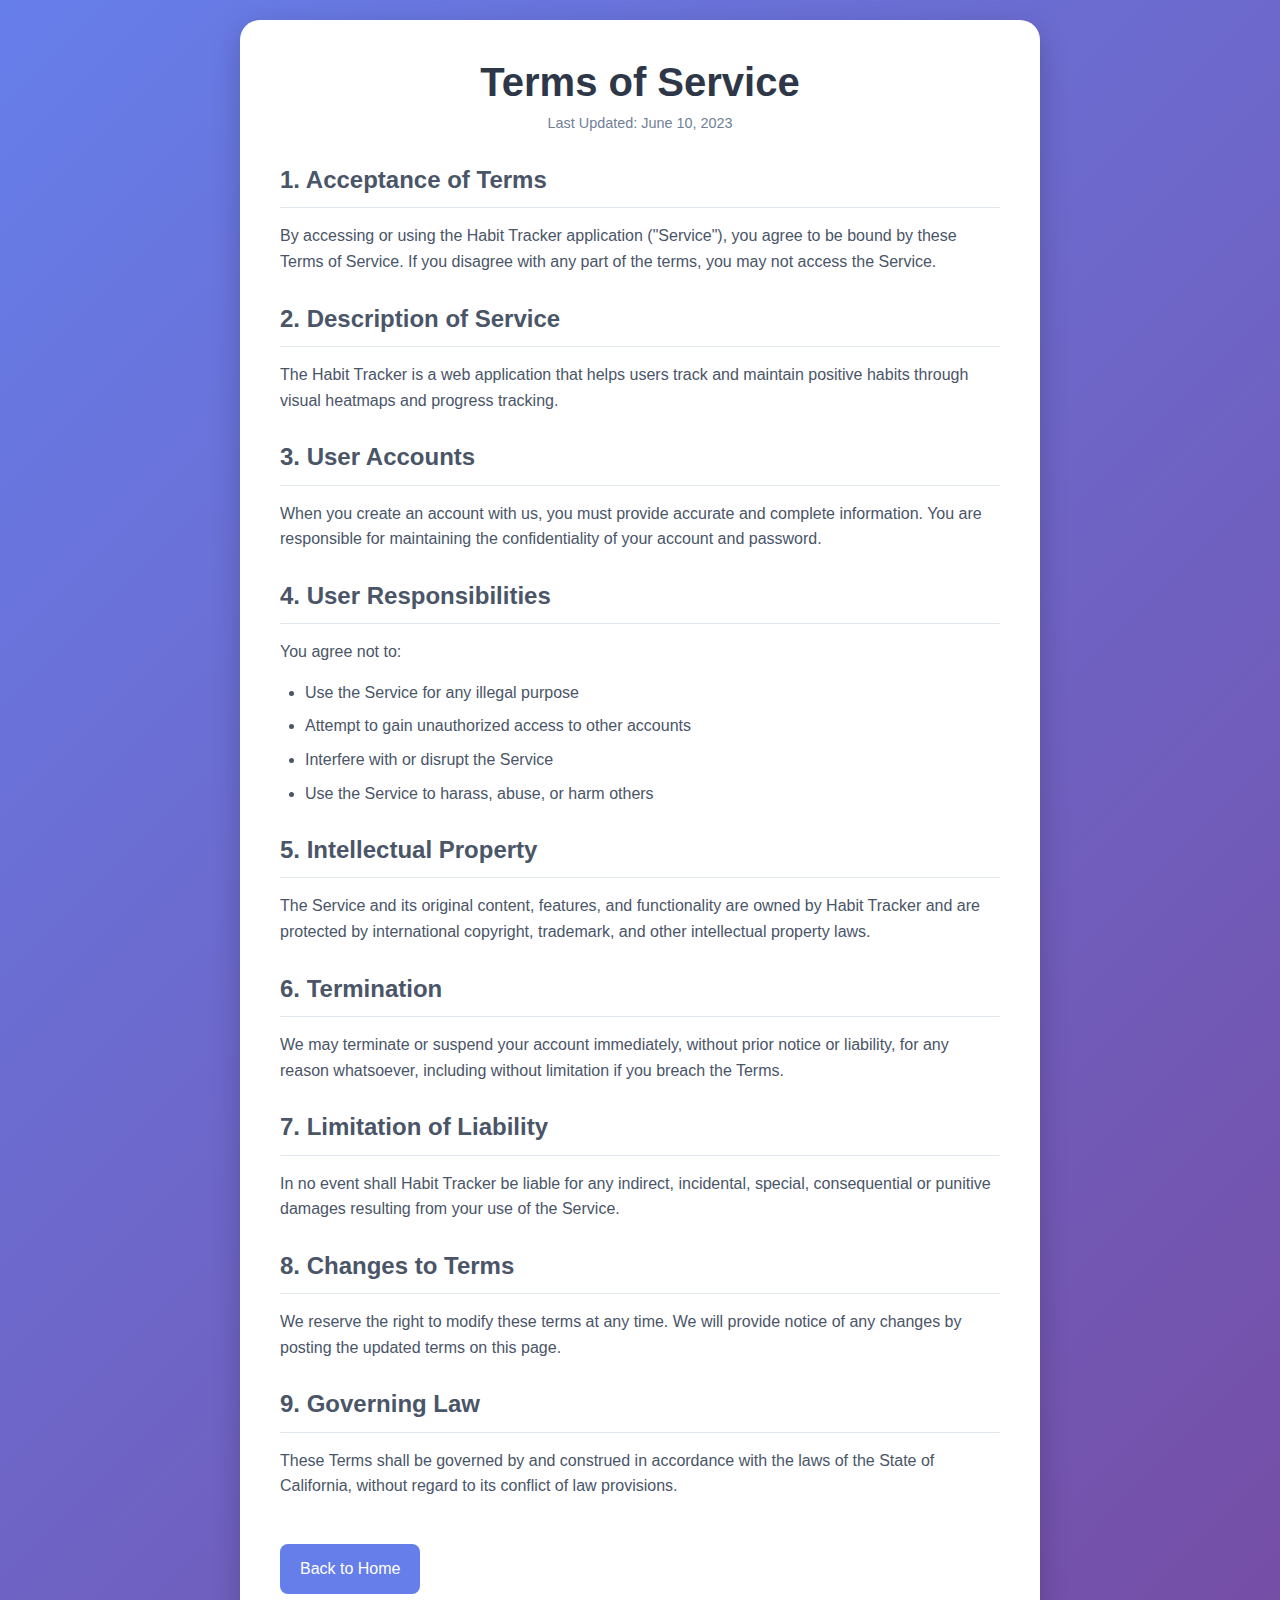
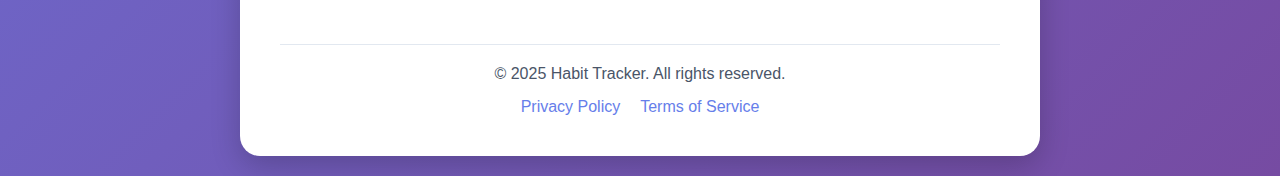
<file: src/terms.html>
<!DOCTYPE html>
<html lang="en">
<head>
    <meta charset="UTF-8">
    <meta name="viewport" content="width=device-width, initial-scale=1.0">
    <title>Terms of Service - Habit Tracker</title>
    <style>
        * {
            margin: 0;
            padding: 0;
            box-sizing: border-box;
        }

        body {
            font-family: -apple-system, BlinkMacSystemFont, 'Segoe UI', 'Roboto', sans-serif;
            background: linear-gradient(135deg, #667eea 0%, #764ba2 100%);
            min-height: 100vh;
            padding: 20px;
            color: #2d3748;
        }

        .container {
            max-width: 800px;
            margin: 0 auto;
            background: white;
            border-radius: 20px;
            padding: 40px;
            box-shadow: 0 10px 30px rgba(0,0,0,0.2);
        }

        .header {
            text-align: center;
            margin-bottom: 30px;
        }

        h1 {
            color: #2d3748;
            margin-bottom: 10px;
            font-size: 2.5rem;
        }

        .last-updated {
            color: #718096;
            font-size: 0.9rem;
            margin-bottom: 20px;
        }

        .content {
            line-height: 1.6;
        }

        h2 {
            color: #4a5568;
            margin: 25px 0 15px;
            font-size: 1.5rem;
            border-bottom: 1px solid #e2e8f0;
            padding-bottom: 8px;
        }

        p, li {
            margin-bottom: 15px;
            color: #4a5568;
        }

        ul {
            padding-left: 25px;
            margin-bottom: 20px;
        }

        li {
            margin-bottom: 8px;
        }

        a {
            color: #667eea;
            text-decoration: none;
            font-weight: 500;
        }

        a:hover {
            text-decoration: underline;
        }

        .home-button {
            display: inline-block;
            background: #667eea;
            color: white;
            padding: 12px 20px;
            border-radius: 8px;
            margin-top: 30px;
            font-weight: 500;
            transition: all 0.3s ease;
            border: none;
            cursor: pointer;
        }

        .home-button:hover {
            background: #5a67d8;
            transform: translateY(-2px);
            box-shadow: 0 4px 8px rgba(0,0,0,0.1);
            text-decoration: none;
        }

        .footer {
            text-align: center;
            margin-top: 50px;
            padding-top: 20px;
            border-top: 1px solid #e2e8f0;
            color: #718096;
        }

        .footer-links {
            display: flex;
            justify-content: center;
            gap: 20px;
            margin-top: 15px;
        }

        @media (max-width: 768px) {
            .container {
                padding: 25px;
            }
            
            h1 {
                font-size: 2rem;
            }
        }
    </style>
</head>
<body>
    <div class="container">
        <div class="header">
            <h1>Terms of Service</h1>
            <p class="last-updated">Last Updated: June 10, 2023</p>
        </div>

        <div class="content">
            <section>
                <h2>1. Acceptance of Terms</h2>
                <p>By accessing or using the Habit Tracker application ("Service"), you agree to be bound by these Terms of Service. If you disagree with any part of the terms, you may not access the Service.</p>
            </section>

            <section>
                <h2>2. Description of Service</h2>
                <p>The Habit Tracker is a web application that helps users track and maintain positive habits through visual heatmaps and progress tracking.</p>
            </section>

            <section>
                <h2>3. User Accounts</h2>
                <p>When you create an account with us, you must provide accurate and complete information. You are responsible for maintaining the confidentiality of your account and password.</p>
            </section>

            <section>
                <h2>4. User Responsibilities</h2>
                <p>You agree not to:</p>
                <ul>
                    <li>Use the Service for any illegal purpose</li>
                    <li>Attempt to gain unauthorized access to other accounts</li>
                    <li>Interfere with or disrupt the Service</li>
                    <li>Use the Service to harass, abuse, or harm others</li>
                </ul>
            </section>

            <section>
                <h2>5. Intellectual Property</h2>
                <p>The Service and its original content, features, and functionality are owned by Habit Tracker and are protected by international copyright, trademark, and other intellectual property laws.</p>
            </section>

            <section>
                <h2>6. Termination</h2>
                <p>We may terminate or suspend your account immediately, without prior notice or liability, for any reason whatsoever, including without limitation if you breach the Terms.</p>
            </section>

            <section>
                <h2>7. Limitation of Liability</h2>
                <p>In no event shall Habit Tracker be liable for any indirect, incidental, special, consequential or punitive damages resulting from your use of the Service.</p>
            </section>

            <section>
                <h2>8. Changes to Terms</h2>
                <p>We reserve the right to modify these terms at any time. We will provide notice of any changes by posting the updated terms on this page.</p>
            </section>

            <section>
                <h2>9. Governing Law</h2>
                <p>These Terms shall be governed by and construed in accordance with the laws of the State of California, without regard to its conflict of law provisions.</p>
            </section>

            <a href="../heatmap-demo.html" class="home-button">Back to Home</a>
        </div>

        <div class="footer">
            <p>&copy; 2025 Habit Tracker. All rights reserved.</p>
            <div class="footer-links">
                <a href="privacy.html">Privacy Policy</a>
                <a href="terms.html">Terms of Service</a>
            </div>
        </div>
    </div>
</body>
</html>
</file>
<file: style.css>
body {
    font-family: Arial, sans-serif;
    background-color: #f0f4f8;
    color: #333;
    text-align: center;
    padding: 50px;
}

h1 {
    color: #007acc;
}

p {
    font-size: 18px;
}

button {
    background-color: #007acc;
    color: white;
    border: none;
    padding: 10px 20px;
    font-size: 16px;
    cursor: pointer;
    border-radius: 5px;
}

button:hover {
    background-color: #005f99;
}
</file>
